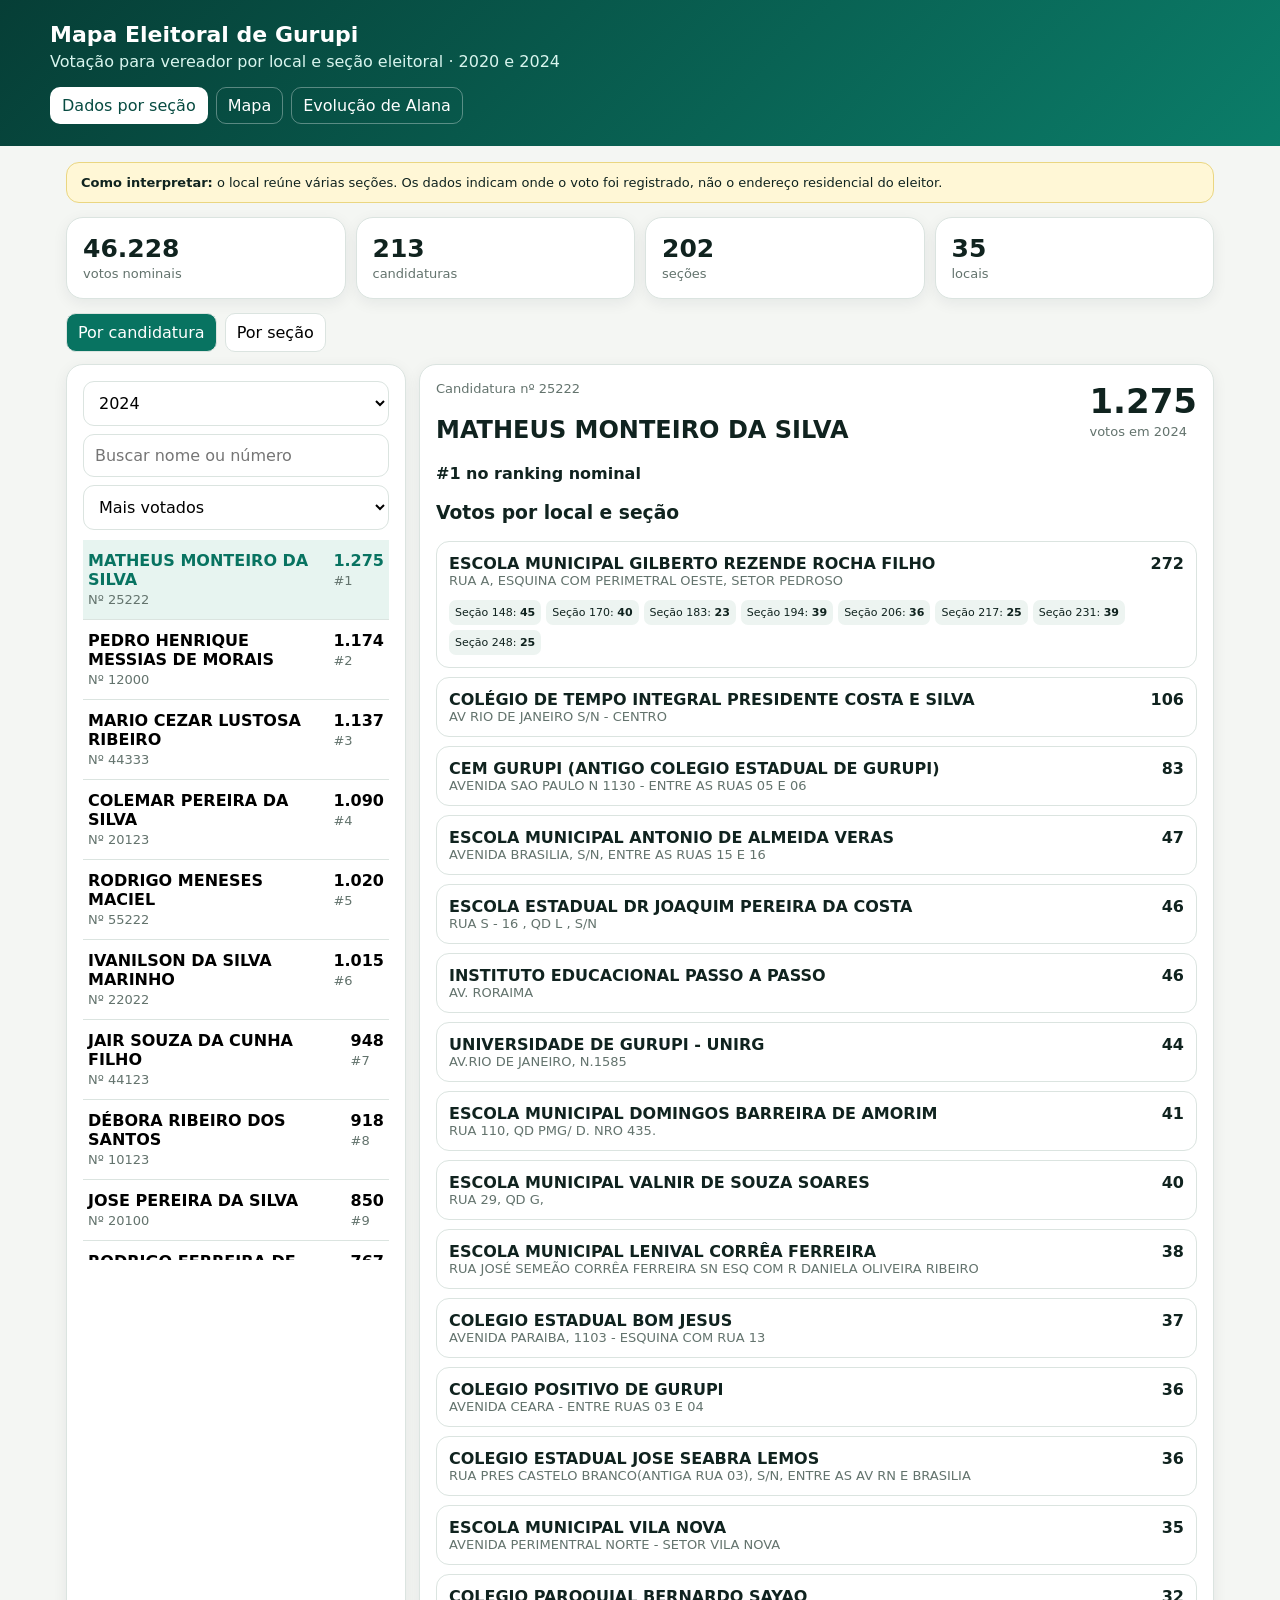
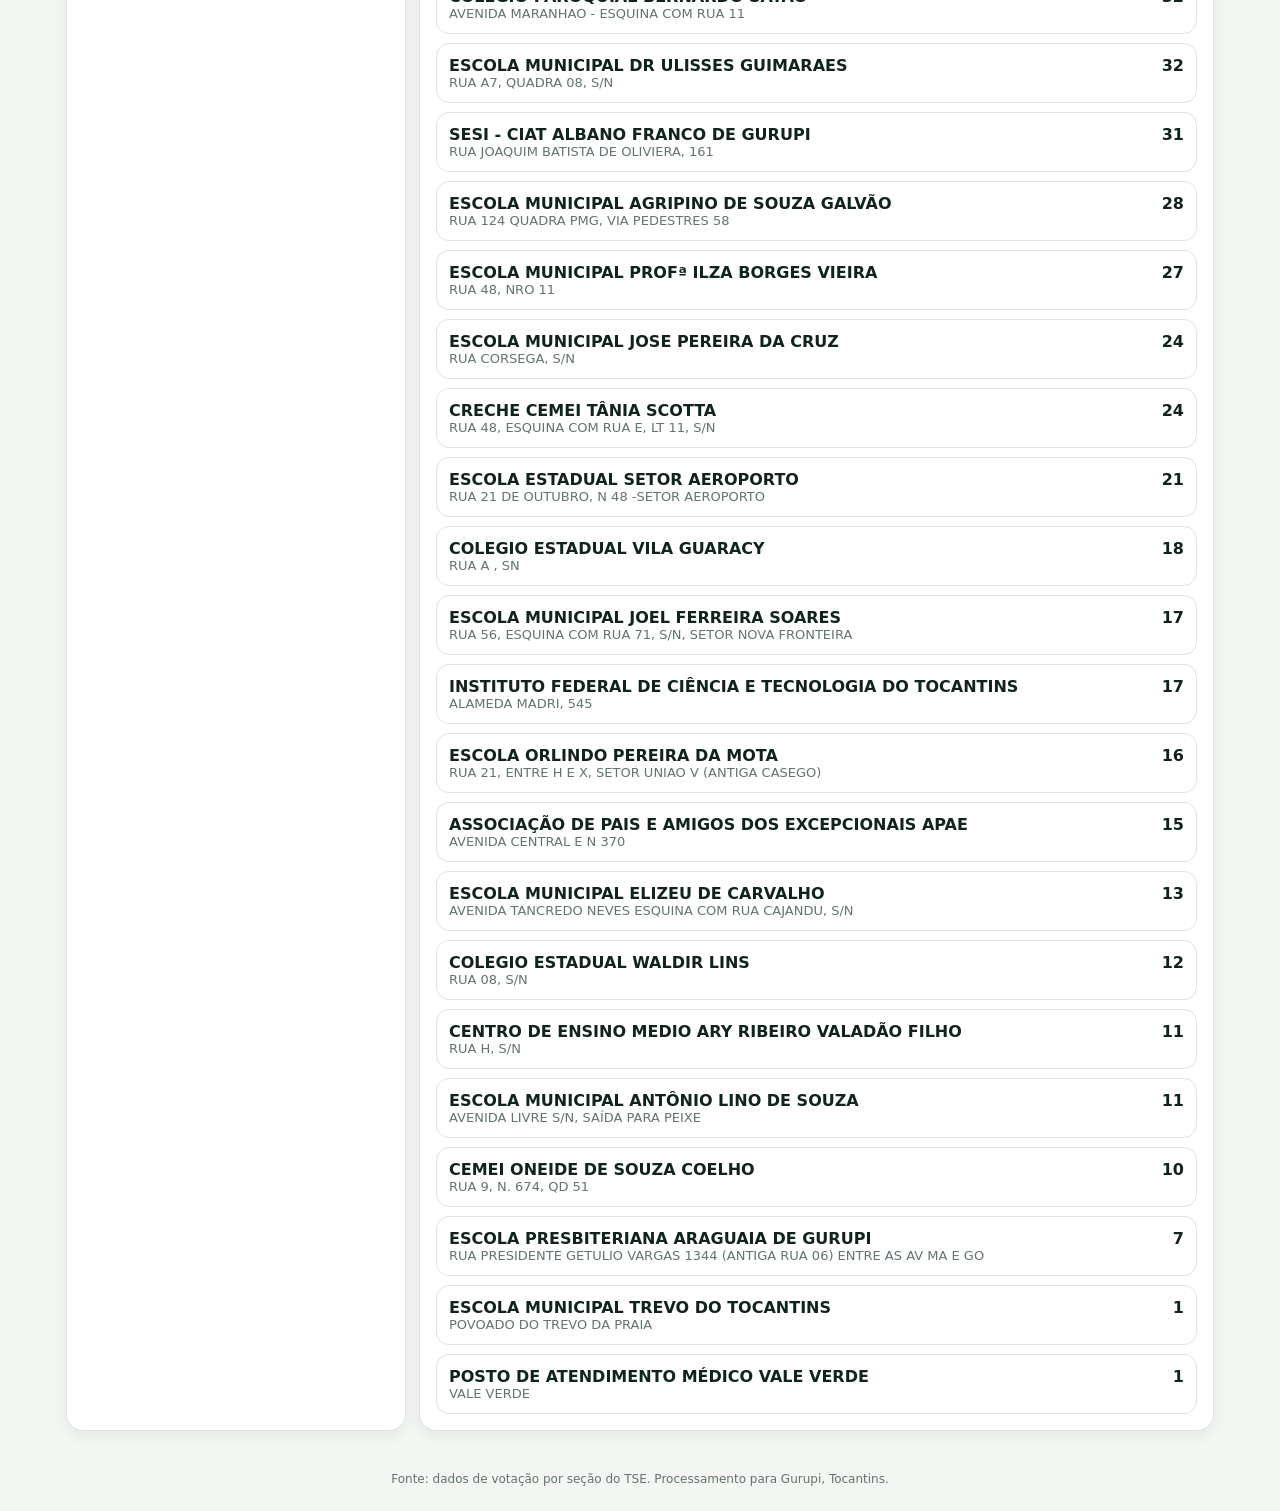
<file: index.html>
<!doctype html><html lang="pt-BR"><head><meta charset="utf-8"><meta name="viewport" content="width=device-width,initial-scale=1"><title>Dados por seção | Mapa Eleitoral de Gurupi</title><link rel="stylesheet" href="assets/styles.css"></head><body><header><div class="wrap"><div class="brand">Mapa Eleitoral de Gurupi</div><div class="sub">Votação para vereador por local e seção eleitoral · 2020 e 2024</div><nav class="nav"><a class="active" href="index.html">Dados por seção</a><a class="" href="mapa.html">Mapa</a><a class="" href="comparativo-alana.html">Evolução de Alana</a></nav></div></header><main class="wrap"><div class="notice"><b>Como interpretar:</b> o local reúne várias seções. Os dados indicam onde o voto foi registrado, não o endereço residencial do eleitor.</div><section class="stats"><div class="card stat"><b id="votes">-</b><span class="muted">votos nominais</span></div><div class="card stat"><b id="cands">-</b><span class="muted">candidaturas</span></div><div class="card stat"><b id="secs">-</b><span class="muted">seções</span></div><div class="card stat"><b id="places">-</b><span class="muted">locais</span></div></section><div class="tabs"><button class="active" data-mode="candidate">Por candidatura</button><button data-mode="section">Por seção</button></div><section id="candidateView" class="grid"><aside class="card"><div class="tools"><select id="year"><option>2024</option><option>2020</option></select><input id="search" placeholder="Buscar nome ou número"><select id="sort"><option value="votes">Mais votados</option><option value="name">Ordem alfabética</option></select></div><div id="list" class="scroll"></div></aside><article class="card" id="profile"></article></section><section id="sectionView" class="card hidden"><div class="tools"><select id="sectionYear"><option>2024</option><option>2020</option></select><select id="sectionSelect"></select></div><div id="sectionDetail"></div></section></main><footer>Fonte: dados de votação por seção do TSE. Processamento para Gurupi, Tocantins.</footer><script src="assets/dados.js"></script></body></html>
</file>
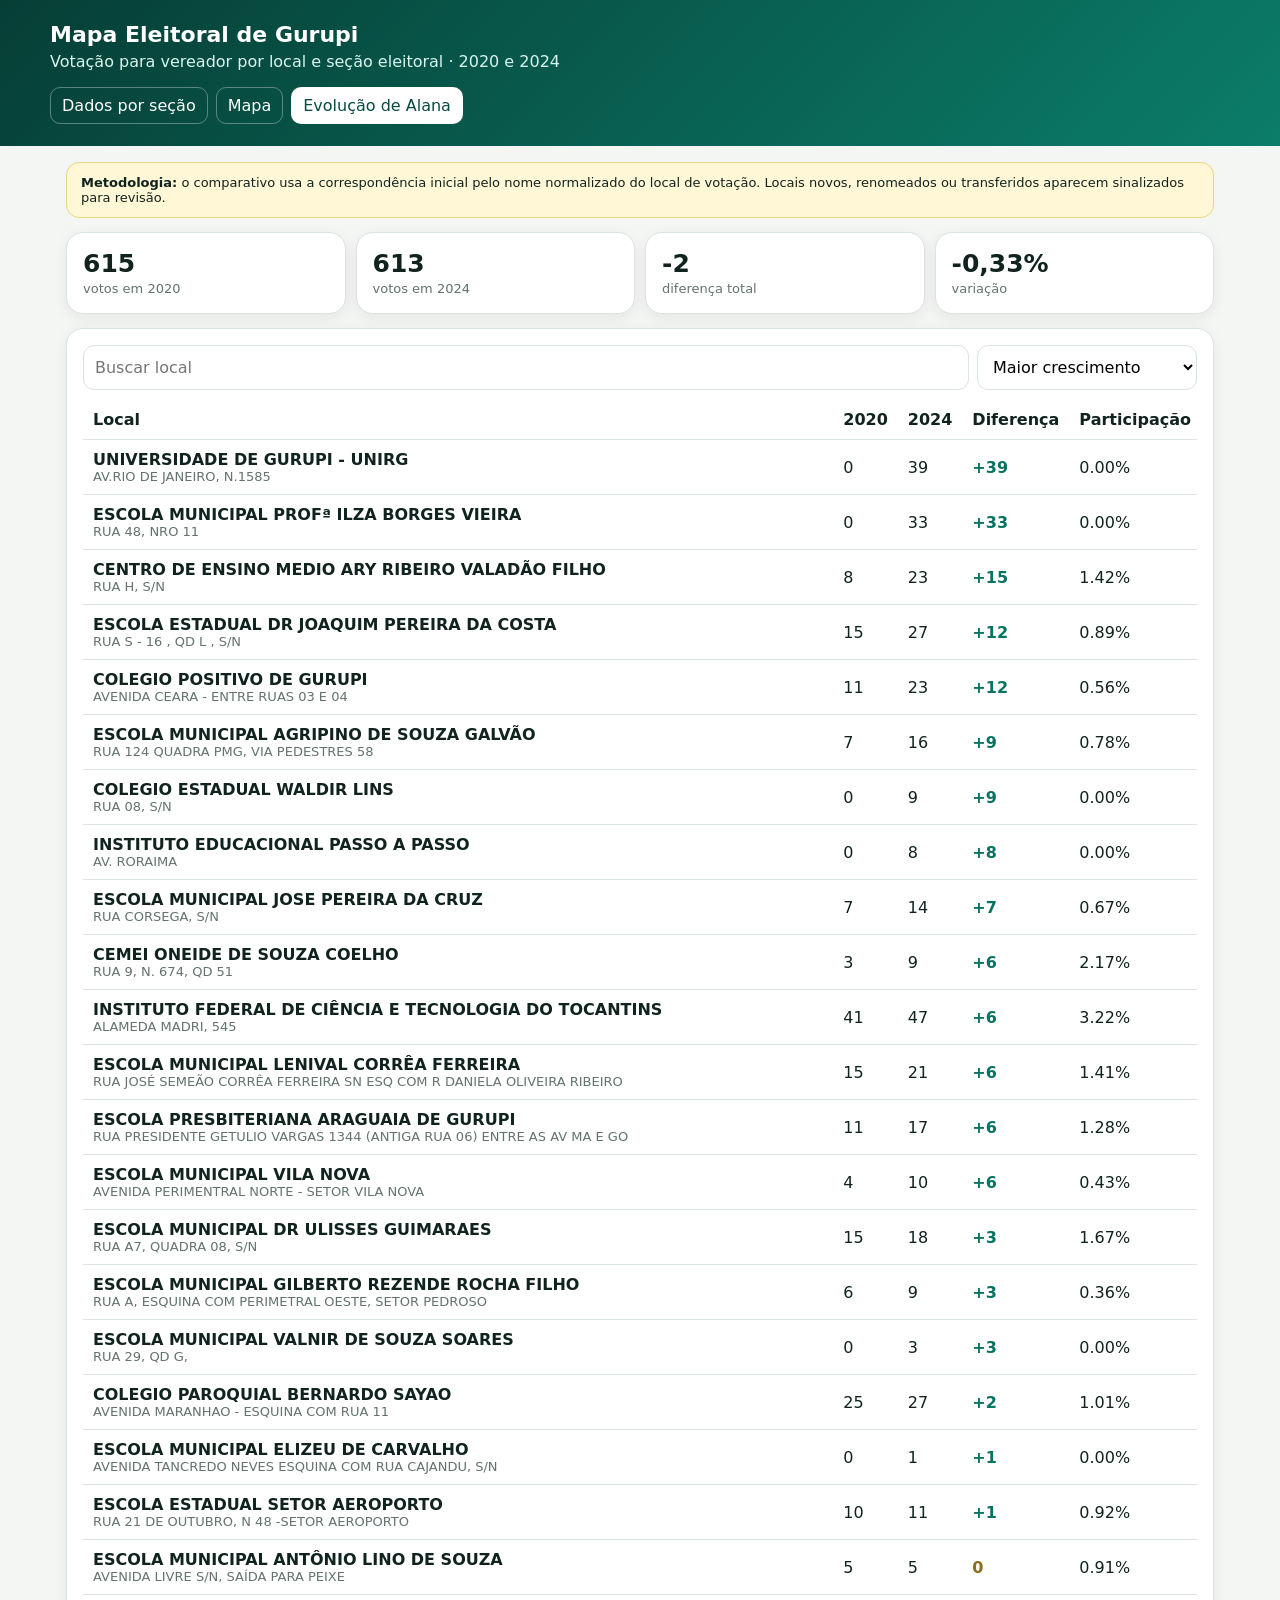
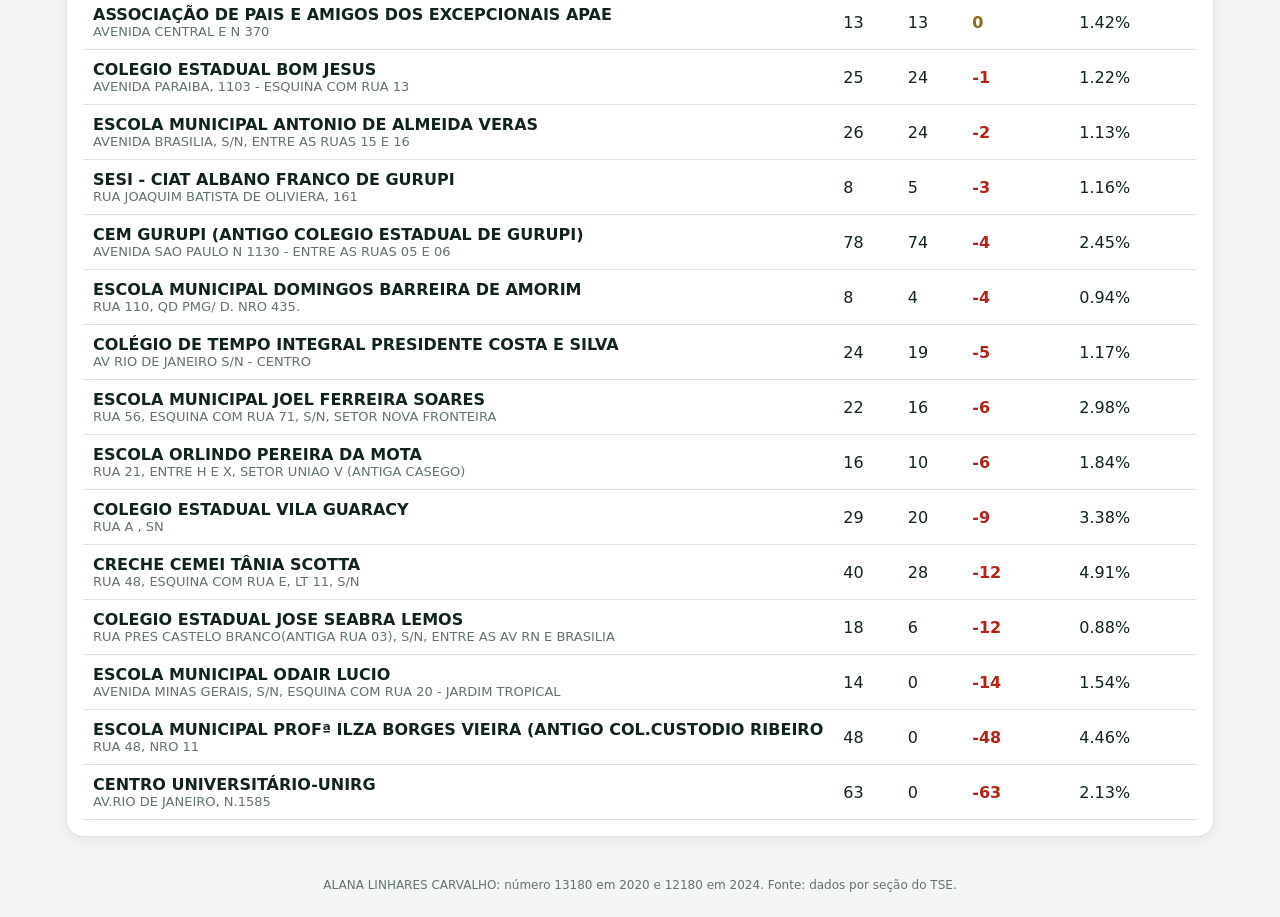
<file: comparativo-alana.html>
<!doctype html><html lang="pt-BR"><head><meta charset="utf-8"><meta name="viewport" content="width=device-width,initial-scale=1"><title>Evolução de Alana | Mapa Eleitoral de Gurupi</title><link rel="stylesheet" href="assets/styles.css"></head><body><header><div class="wrap"><div class="brand">Mapa Eleitoral de Gurupi</div><div class="sub">Votação para vereador por local e seção eleitoral · 2020 e 2024</div><nav class="nav"><a class="" href="index.html">Dados por seção</a><a class="" href="mapa.html">Mapa</a><a class="active" href="comparativo-alana.html">Evolução de Alana</a></nav></div></header><main class="wrap"><div class="notice"><b>Metodologia:</b> o comparativo usa a correspondência inicial pelo nome normalizado do local de votação. Locais novos, renomeados ou transferidos aparecem sinalizados para revisão.</div><section class="stats"><div class="card stat"><b id="a20">-</b><span class="muted">votos em 2020</span></div><div class="card stat"><b id="a24">-</b><span class="muted">votos em 2024</span></div><div class="card stat"><b id="adelta">-</b><span class="muted">diferença total</span></div><div class="card stat"><b id="apct">-</b><span class="muted">variação</span></div></section><section class="card"><div class="tools" style="grid-template-columns:1fr 220px"><input id="compareSearch" placeholder="Buscar local"><select id="compareSort"><option value="deltaDesc">Maior crescimento</option><option value="deltaAsc">Maior recuo</option><option value="share">Maior ganho proporcional</option></select></div><div class="tablewrap"><table class="compare"><thead><tr><th>Local</th><th>2020</th><th>2024</th><th>Diferença</th><th>Participação 2020</th><th>Participação 2024</th><th>Δ p.p.</th><th>Status</th></tr></thead><tbody id="compareBody"></tbody></table></div></section></main><footer>ALANA LINHARES CARVALHO: número 13180 em 2020 e 12180 em 2024. Fonte: dados por seção do TSE.</footer><script src="assets/comparativo.js"></script></body></html>
</file>
<file: assets/styles.css>
*{box-sizing:border-box}:root{--bg:#f4f6f3;--card:#fff;--ink:#10231f;--muted:#63736d;--brand:#087361;--brand2:#074b41;--line:#dbe4e0;--up:#087361;--down:#b42318;--flat:#8a6d1d}body{margin:0;font-family:Inter,system-ui,-apple-system,Segoe UI,sans-serif;background:var(--bg);color:var(--ink)}header{background:linear-gradient(135deg,#063e36,#0b7d69);color:#fff;padding:22px 18px}.wrap{max-width:1180px;margin:auto}.brand{font-weight:900;font-size:22px}.sub{color:#d8f5ee;margin-top:5px}.nav{display:flex;gap:8px;flex-wrap:wrap;margin-top:16px}.nav a{color:#fff;text-decoration:none;padding:8px 11px;border:1px solid #ffffff55;border-radius:10px}.nav a.active{background:#fff;color:var(--brand2)}main{padding:16px}.notice{background:#fff7d6;border:1px solid #ead681;padding:12px 14px;border-radius:13px;margin-bottom:14px;font-size:13px}.card{background:var(--card);border:1px solid var(--line);border-radius:17px;padding:16px;box-shadow:0 4px 15px #1231}.stats{display:grid;grid-template-columns:repeat(4,1fr);gap:10px;margin-bottom:14px}.stat b{font-size:25px;display:block}.muted{color:var(--muted);font-size:13px}.grid{display:grid;grid-template-columns:340px 1fr;gap:13px}input,select,button{font:inherit}input,select{width:100%;padding:11px;border:1px solid var(--line);border-radius:11px;background:#fff}.tools{display:grid;gap:8px;margin-bottom:10px}.scroll{max-height:720px;overflow:auto}.candidate{width:100%;border:0;border-bottom:1px solid var(--line);padding:11px 5px;background:#fff;text-align:left;display:flex;justify-content:space-between;gap:8px;cursor:pointer}.candidate.active{background:#e7f4f0;color:var(--brand)}.candidate b{display:block}.head{display:flex;justify-content:space-between;gap:12px}.big{font-size:34px;font-weight:900}.place{border:1px solid var(--line);border-radius:13px;margin-top:9px;overflow:hidden}.place summary{cursor:pointer;padding:12px;display:flex;justify-content:space-between;gap:10px}.inside{padding:0 12px 12px}.chips{display:flex;flex-wrap:wrap;gap:5px}.chip{background:#edf4f1;border-radius:7px;padding:6px;font-size:11px}.tabs{display:flex;gap:8px;margin:12px 0}.tabs button{border:1px solid var(--line);background:#fff;padding:9px 11px;border-radius:10px;cursor:pointer}.tabs button.active{background:var(--brand);color:#fff}.hidden{display:none!important}#map{height:70vh;min-height:520px;border-radius:17px}.mapgrid{display:grid;grid-template-columns:320px 1fr;gap:12px}.btn{width:100%;border:0;background:var(--brand);color:#fff;padding:11px;border-radius:11px;font-weight:800;cursor:pointer;margin-top:8px}.tablewrap{overflow:auto}.compare{width:100%;border-collapse:collapse}.compare th,.compare td{padding:10px;border-bottom:1px solid var(--line);text-align:left;white-space:nowrap}.up{color:var(--up);font-weight:800}.down{color:var(--down);font-weight:800}.flat{color:var(--flat);font-weight:800}.barline{display:flex;height:9px;border-radius:99px;overflow:hidden;background:#eee;min-width:160px}.bar20{background:#d99b28}.bar24{background:#087361}footer{text-align:center;padding:25px;color:var(--muted);font-size:12px}@media(max-width:760px){.stats{grid-template-columns:1fr 1fr}.grid,.mapgrid{grid-template-columns:1fr}.scroll{max-height:310px}#map{height:62vh;min-height:450px}.head{display:block}}
</file>
